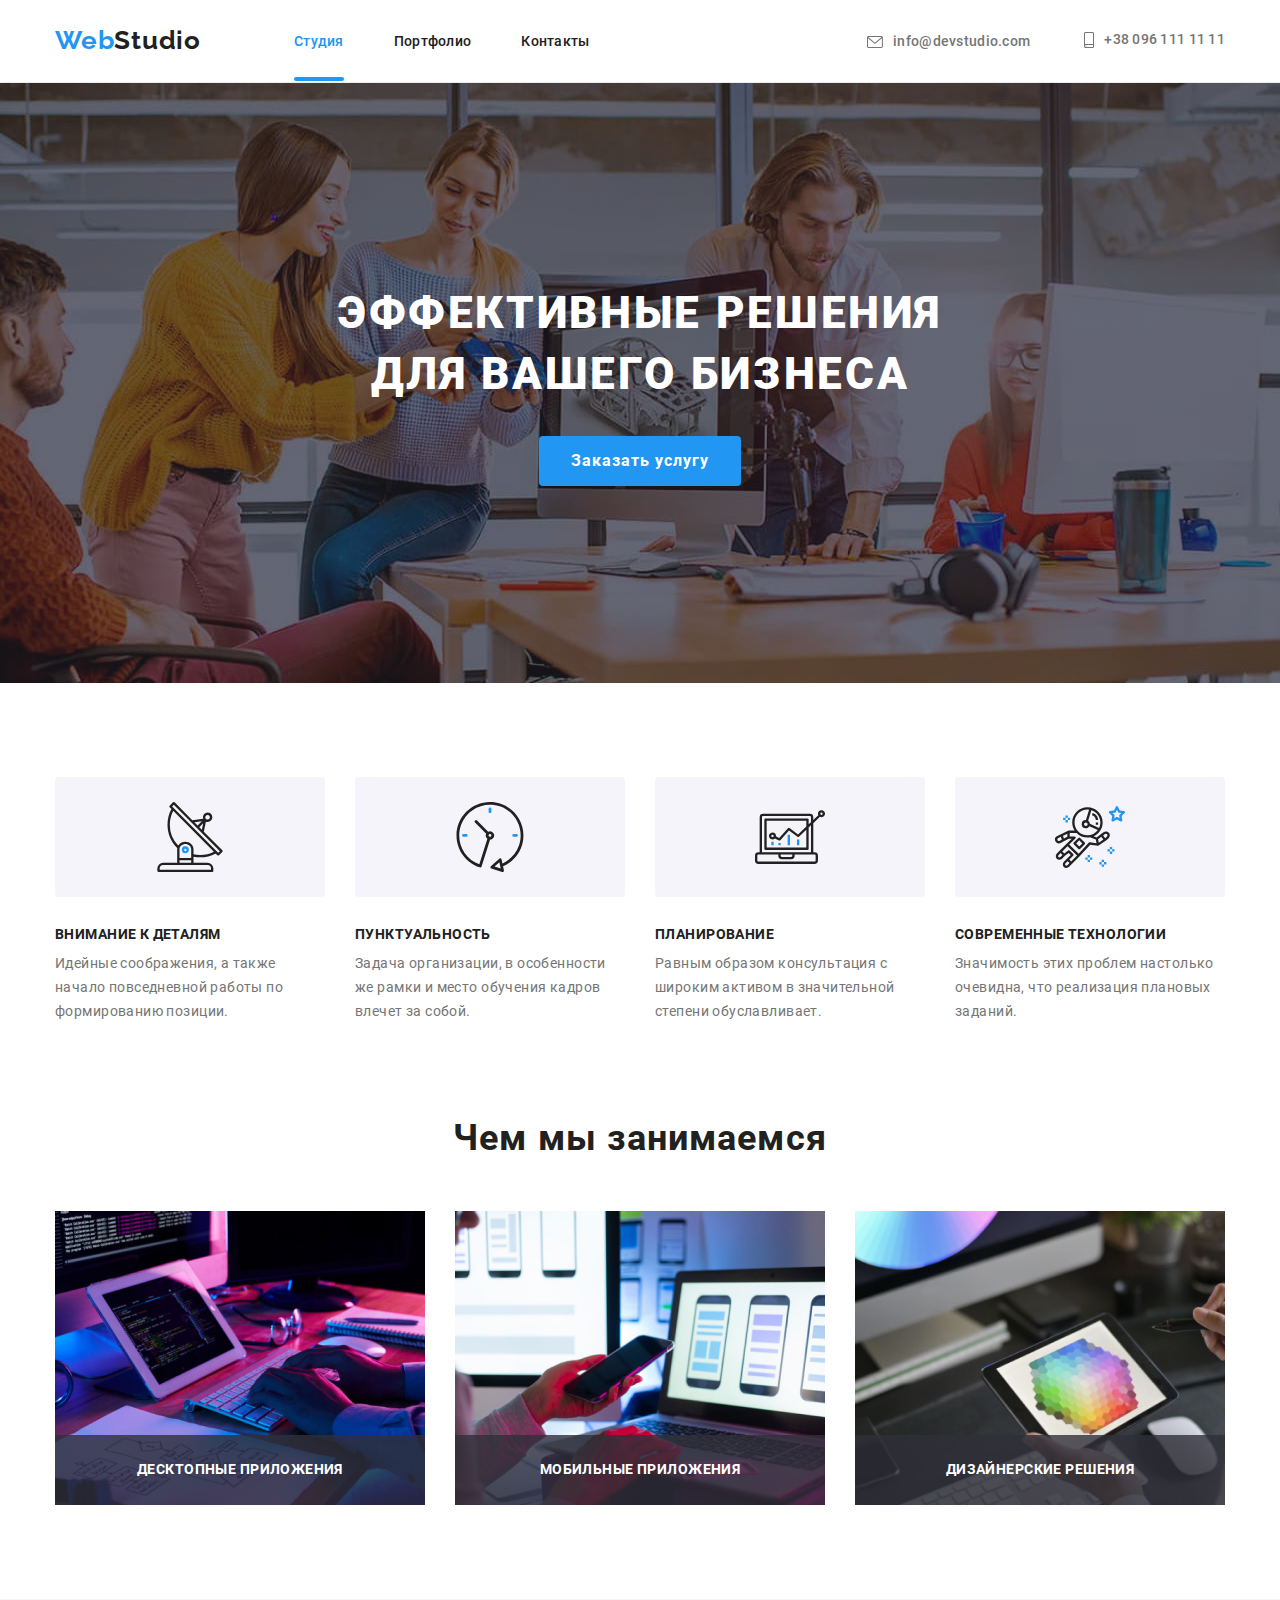
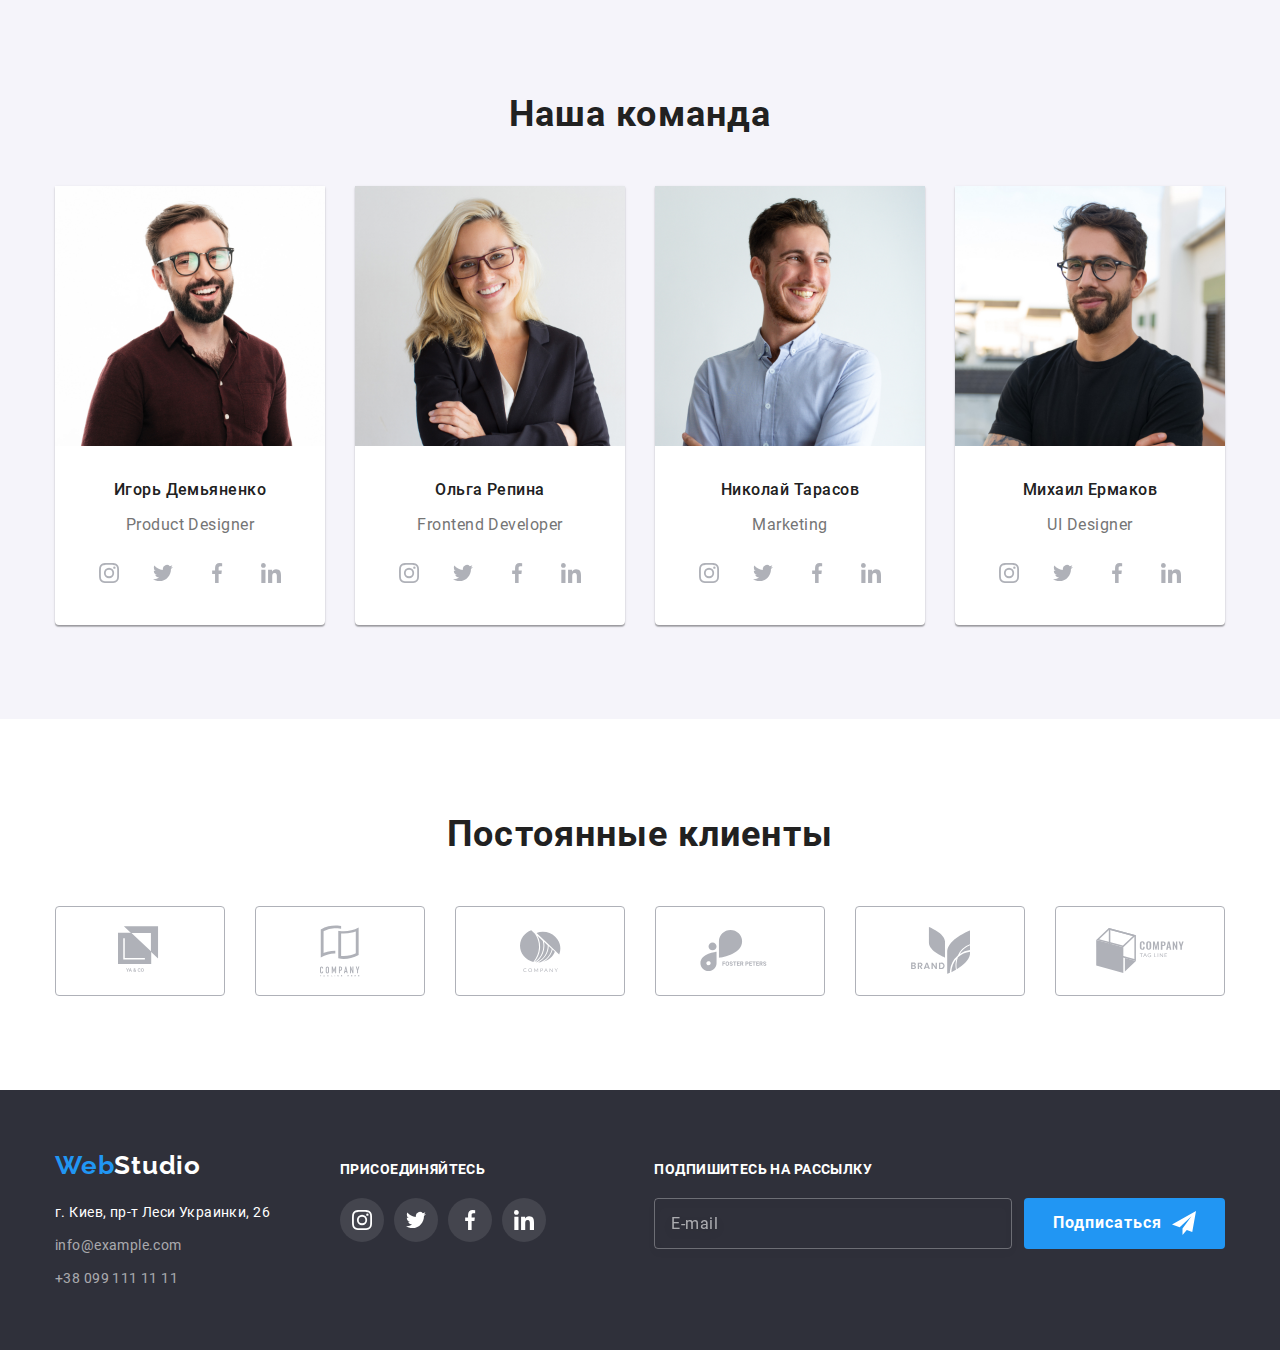
<file: index.html>
<!DOCTYPE html>
<html lang="ru">

<head>
    <meta charset="UTF-8">
    <meta name="viewport" content="width=device-width, initial-scale=1.0">
    <title lang="en">WebStudio</title>
    <link rel="stylesheet" href="./css/main.min.css">
</head>

<body>

    <!--site header-->
    <header class="header">
        <!-- main navigation-->
        <div class="container header__container">
            <nav class="navigation">
                <a lang="en" href="/" class="navigation__logo"><span class="part-web">Web</span>Studio</a>
                <ul class="navigation__menu list">
                    <li class="navigation__item">
                        <a href="./index.html" class="navigation__link navigation__link--current"
                            aria-current="page">Студия</a>
                    </li>
                    <li class="navigation__item">
                        <a href="./portfolio.html" class="navigation__link" aria-current="false">Портфолио</a>
                    </li>
                    <li class="navigation__item">
                        <a href="#" class="navigation__link" aria-current="false">Контакты</a>
                    </li>
                </ul>
            </nav>
            <ul class="contacts list">
                <li class="contacts__item">
                    <a href="mailto:info@devstudio.com" class="contacts__link">
                        <svg class="contacts__icon-envelope" width="16" height="12">
                            <use href="./images/symbol-defs.svg#icon-envelope"></use>
                        </svg>
                        info@devstudio.com
                    </a>
                </li>
                <li class="contacts__item">
                    <a href="tel:+380961111111" class="contacts__link">
                        <svg class="contacts__icon-phone" width="10" height="16">
                            <use href="./images/symbol-defs.svg#icon-smartphone"></use>
                        </svg>
                        +38 096 111 11 11
                    </a>
                </li>
            </ul>
        </div>
    </header>
    <main>

        <!--hero-->
        <section class="hero hero__overlay">
            <div class="container hero__container">
                <h1 class="hero__title">Эффективные решения для вашего бизнеса</h1>
                <button type="button" class="hero__button" data-modal-open>Заказать услугу</button>
            </div>
            <div class="backdrop backdrop__is-hidden" data-modal>
                <div class="modal">
                    <form name="signup-form">
                        <div class="form">
                            <p class="form__title">Оставьте свои данные, мы вам перезвоним</p>
                            <ul class="form__list list">
                                <li class="form__item">
                                    <label class="form__label">
                                        <span class="form__name">Имя</span>
                                        <div class="form__field">
                                            <input type="text" name="name" class="form__input">
                                            <div class="form__icon">
                                                <svg width="18" height="18">
                                                    <use xlink:href="./images/symbol-defs.svg#icon-person-black"></use>
                                                </svg>
                                            </div>
                                        </div>
                                    </label>
                                </li>
                                <li class="form__item">
                                    <label class="form__label">
                                        <span class="form__name">Телефон</span>
                                        <div class="form__field">
                                            <input type="tel" name="tel" class="form__input">
                                            <div class="form__icon">
                                                <svg width="18" height="18">
                                                    <use xlink:href="./images/symbol-defs.svg#icon-phone-black"></use>
                                                </svg>
                                            </div>
                                        </div>
                                    </label>
                                </li>
                                <li class="form__item">
                                    <label class="form__label">
                                        <span class="form__name">Почта</span>
                                        <div class="form__field">
                                            <input type="email" name="email" class="form__input">
                                            <div class="form__icon">
                                                <svg width="18" height="18">
                                                    <use xlink:href="./images/symbol-defs.svg#icon-email-black"></use>
                                                </svg>
                                            </div>
                                        </div>
                                    </label>
                                </li>
                                <li class="form__item">
                                    <label class="form__label">
                                        <span class="form__name">Комментарий</span>
                                        <textarea name="feedback" rows="5" class="form__input textarea"
                                            placeholder="Введите текст"></textarea>
                                    </label>
                                </li>
                            </ul>
                            <label class="agreement">
                                <input type="checkbox" name="checkbox" class="agreement__checkbox visually-hidden">
                                <span class="agreement__text">Соглашаюсь с рассылкой и принимаю <a
                                        class="agreement__conditions" href="#">Условия
                                        договора</a></span>
                                <span class="agreement__icon"></span>
                            </label>
                            <button type="submit" class="submit-button">Отправить</button>
                        </div>
                        <button class="form__close-button" data-modal-close type="button"><span
                                class="visually-hidden">закрыть</span>
                            <svg width="11" height="11">
                                <use xlink:href="./images/symbol-defs.svg#icon-cross"></use>
                            </svg>
                        </button>
                    </form>
                </div>
            </div>
        </section>

        <!--features-->
        <section class="section features">
            <div class="container">
                <h2 class="section__title visually-hidden">Приимущества</h2>
                <ul class="features__list list">
                    <li class="features__item">
                        <div class="features__icon">
                            <svg width="70" height="70">
                                <use href="./images/symbol-defs.svg#icon-radar"></use>
                            </svg>
                        </div>
                        <h3 class="features__title">Внимание к деталям</h3>
                        <p class="features__article">
                            Идейные соображения, а также начало повседневной работы по формированию позиции.
                        </p>
                    </li>
                    <li class="features__item">
                        <div class="features__icon">
                            <svg width="70" height="70">
                                <use href="./images/symbol-defs.svg#icon-watches"></use>
                            </svg>
                        </div>
                        <h3 class="features__title">Пунктуальность</h3>
                        <p class="features__article">
                            Задача организации, в особенности же рамки и место обучения кадров влечет за собой.
                        </p>
                    </li>
                    <li class="features__item">
                        <div class="features__icon">
                            <svg width="70" height="70">
                                <use href="./images/symbol-defs.svg#icon-diagram"></use>
                            </svg>
                        </div>
                        <h3 class="features__title">Планирование</h3>
                        <p class="features__article">
                            Равным образом консультация с широким активом в значительной степени обуславливает.
                        </p>
                    </li>
                    <li class="features__item">
                        <div class="features__icon">
                            <svg width="70" height="70">
                                <use href="./images/symbol-defs.svg#icon-astronaut"></use>
                            </svg>
                        </div>
                        <h3 class="features__title">Современные технологии</h3>
                        <p class="features__article">
                            Значимость этих проблем настолько очевидна, что реализация плановых заданий.
                        </p>
                    </li>
                </ul>
            </div>

        </section>

        <!--what do we do-->
        <section class="section">
            <div class="container">
                <h2 class="section__title">Чем мы занимаемся</h2>
                <ul class="service list">
                    <li class="service__item">
                        <div class="service__thumb">
                            <img class="service__image" src="./images/img1.jpg"
                                alt="Человек набирает код на компьютере и планшете" width="370">
                            <p class="service__description">Десктопные приложения</p>
                        </div>
                    </li>
                    <li class="service__item">
                        <div class="service__thumb">
                            <img class="service__image" src="./images/img2.jpg"
                                alt="человек работает за ноутбуком и держит в руке телефон" width="370">
                            <p class="service__description">Мобильные приложения</p>
                        </div>
                    </li>
                    <li class="service__item">
                        <div class="service__thumb">
                            <img class="service__image" src="./images/img3.jpg" alt="человек работает на планшете"
                                width="370">
                            <p class="service__description">Дизайнерские решения</p>
                        </div>
                    </li>
                </ul>
            </div>
        </section>

        <!--our team-->
        <section class="our-team section">
            <div class="container">
                <h2 class="section__title">Наша команда</h2>
                <ul class="our-team__portraits list">
                    <li class="our-team__card">
                        <img class="our-team__image" src="./images/Ihor.jpg" alt="фото сотрудника компании Игоря"
                            width="270">
                        <h3 class="our-team__title">Игорь Демьяненко</h3>
                        <p class="our-team__description">Product Designer</p>
                        <ul class="social-network list">
                            <li class="social-network__item">
                                <a href="#" class="social-network__icon">
                                    <svg width="20" height="20">
                                        <use href="./images/symbol-defs.svg#icon-instagram"></use>
                                    </svg>
                                </a>
                            </li>
                            <li class="social-network__item">
                                <a href="#" class="social-network__icon">
                                    <svg width="20" height="20">
                                        <use href="./images/symbol-defs.svg#icon-twitter"></use>
                                    </svg>
                                </a>
                            </li>
                            <li class="social-network__item">
                                <a href="#" class="social-network__icon">
                                    <svg width="20" height="20">
                                        <use href="./images/symbol-defs.svg#icon-facebook"></use>
                                    </svg>
                                </a>
                            </li>
                            <li class="social-network__item">
                                <a href="#" class="social-network__icon">
                                    <svg width="20" height="20">
                                        <use href="./images/symbol-defs.svg#icon-linkedin"></use>
                                    </svg>
                                </a>
                            </li>
                        </ul>
                    </li>
                    <li class="our-team__card">
                        <img class="our-team__image" src="./images/olha.jpg" alt="фото сотрудника компании Ольги"
                            width="270">
                        <h3 class="our-team__title">Ольга Репина</h3>
                        <p class="our-team__description">Frontend Developer</p>
                        <ul class="social-network list">
                            <li class="social-network__item">
                                <a href="" class="social-network__icon">
                                    <svg width="20" height="20">
                                        <use href="./images/symbol-defs.svg#icon-instagram"></use>
                                    </svg>
                                </a>
                            </li>
                            <li class="social-network__item">
                                <a href="" class="social-network__icon">
                                    <svg width="20" height="20">
                                        <use href="./images/symbol-defs.svg#icon-twitter"></use>
                                    </svg>
                                </a>
                            </li>
                            <li class="social-network__item">
                                <a href="" class="social-network__icon">
                                    <svg width="20" height="20">
                                        <use href="./images/symbol-defs.svg#icon-facebook"></use>
                                    </svg>
                                </a>
                            </li>
                            <li class="social-network__item">
                                <a href="" class="social-network__icon">
                                    <svg width="20" height="20">
                                        <use href="./images/symbol-defs.svg#icon-linkedin"></use>
                                    </svg>
                                </a>
                            </li>
                        </ul>
                    </li>
                    <li class="our-team__card">
                        <img class="our-team__image" src="./images/mykola.jpg" alt="фото сотрудника компании Николая"
                            width="270">
                        <h3 class="our-team__title">Николай Тарасов</h3>
                        <p class="our-team__description">Marketing</p>
                        <ul class="social-network list">
                            <li class="social-network__item">
                                <a href="" class="social-network__icon">
                                    <svg width="20" height="20">
                                        <use href="./images/symbol-defs.svg#icon-instagram"></use>
                                    </svg>
                                </a>
                            </li>
                            <li class="social-network__item">
                                <a href="" class="social-network__icon">
                                    <svg width="20" height="20">
                                        <use href="./images/symbol-defs.svg#icon-twitter"></use>
                                    </svg>
                                </a>
                            </li>
                            <li class="social-network__item">
                                <a href="" class="social-network__icon">
                                    <svg width="20" height="20">
                                        <use href="./images/symbol-defs.svg#icon-facebook"></use>
                                    </svg>
                                </a>
                            </li>
                            <li class="social-network__item">
                                <a href="" class="social-network__icon">
                                    <svg width="20" height="20">
                                        <use href="./images/symbol-defs.svg#icon-linkedin"></use>
                                    </svg>
                                </a>
                            </li>
                        </ul>
                    </li>
                    <li class="our-team__card">
                        <img class="our-team__image" src="./images/myhailo.jpg" alt="фото сотрудника компании Михаила"
                            width="270">
                        <h3 class="our-team__title">Михаил Ермаков</h3>
                        <p class="our-team__description">UI Designer</p>
                        <ul class="social-network list">
                            <li class="social-network__item">
                                <a href="" class="social-network__icon">
                                    <svg width="20" height="20">
                                        <use href="./images/symbol-defs.svg#icon-instagram"></use>
                                    </svg>
                                </a>
                            </li>
                            <li class="social-network__item">
                                <a href="" class="social-network__icon">
                                    <svg width="20" height="20">
                                        <use href="./images/symbol-defs.svg#icon-twitter"></use>
                                    </svg>
                                </a>
                            </li>
                            <li class="social-network__item">
                                <a href="" class="social-network__icon">
                                    <svg width="20" height="20">
                                        <use href="./images/symbol-defs.svg#icon-facebook"></use>
                                    </svg>
                                </a>
                            </li>
                            <li class="social-network__item">
                                <a href="" class="social-network__icon">
                                    <svg width="20" height="20">
                                        <use href="./images/symbol-defs.svg#icon-linkedin"></use>
                                    </svg>
                                </a>
                            </li>
                        </ul>
                    </li>
                </ul>
            </div>
        </section>

        <!--customers section-->
        <section class="section">
            <div class="container">
                <h2 class="section__title">Постоянные клиенты</h2>
                <ul class="customers list">
                    <li class="customers-item">
                        <a href="#" class="customers__icon">
                            <svg width="44.27" height="49.23">
                                <use href="./images/symbol-defs.svg#icon-logo-first"></use>
                            </svg>
                        </a>
                    </li>
                    <li class="customers-item">
                        <a href="#" class="customers__icon">
                            <svg width="40" height="52">
                                <use href="./images/symbol-defs.svg#icon-logo-second"></use>
                            </svg>
                        </a>
                    </li>
                    <li class="customers-item">
                        <a href="#" class="customers__icon">
                            <svg width="41" height="42.6">
                                <use href="./images/symbol-defs.svg#icon-logo-third"></use>
                            </svg>
                        </a>
                    </li>
                    <li class="customers-item">
                        <a href="#" class="customers__icon">
                            <svg width="79.66" height="42.02">
                                <use href="./images/symbol-defs.svg#icon-logo-fourth"></use>
                            </svg>
                        </a>
                    </li>
                    <li class="customers-item">
                        <a href="#" class="customers__icon">
                            <svg width="59" height="47">
                                <use href="./images/symbol-defs.svg#icon-logo-fifth"></use>
                            </svg>
                        </a>
                    </li>
                    <li class="customers-item">
                        <a href="#" class="customers__icon">
                            <svg width="88.48" height="45.44">
                                <use href="./images/symbol-defs.svg#icon-logo-sixth"></use>
                            </svg>
                        </a>
                    </li>
                </ul>
            </div>
        </section>
    </main>
    <!--footer-->
    <footer class="footer">
        <div class="container footer__banner">
            <div class="footer__address">
                <a lang="en" href="/" class="logo footer__logo"><span class="part-web">Web</span>Studio</a>
                <address class="footer__coordinates">
                    г. Киев, пр-т Леси Украинки, 26
                </address>
                <ul class="footer__contacts list">
                    <li class="footer__item"><a href="mailto:info@example.com" class="footer__link">info@example.com</a>
                    </li>
                    <li class="footer__item"><a href="tel:+380991111111" class="footer__link">+38 099 111 11 11</a></li>
                </ul>
            </div>
            <div class="social">
                <p class="social__title">присоединяйтесь</p>
                <ul class="solcial__list list">
                    <li class="solcial__item">
                        <a href="#" class="solcial__icon">
                            <svg width="20" height="20">
                                <use href="./images/symbol-defs.svg#icon-instagram"></use>
                            </svg>
                        </a>
                    </li>
                    <li class="solcial__item">
                        <a href="#" class="solcial__icon">
                            <svg width="20" height="20">
                                <use href="./images/symbol-defs.svg#icon-twitter"></use>
                            </svg>
                        </a>
                    </li>
                    <li class="solcial__item">
                        <a href="#" class="solcial__icon">
                            <svg width="20" height="20">
                                <use href="./images/symbol-defs.svg#icon-facebook"></use>
                            </svg>
                        </a>
                    </li>
                    <li class="solcial__item">
                        <a href="#" class="solcial__icon">
                            <svg width="20" height="20">
                                <use href="./images/symbol-defs.svg#icon-linkedin"></use>
                            </svg>
                        </a>
                    </li>
                </ul>
            </div>
            <form class="subscribe">
                <p class="subscribe__title">Подпишитесь на рассылку</p>
                <label class="subscribe__label">
                    <input type="email" name="email" class="subscribe__input" placeholder="E-mail">
                    <button type="submit" class="subscribe__button"><span class="subscribe__text">Подписаться</span>
                        <svg width="24" height="24">
                            <use xlink:href="./images/symbol-defs.svg#icon-icon-send"></use>
                        </svg>
                    </button>
                </label>
            </form>
        </div>
    </footer>
    <script src="./js/modal.js"></script>
</body>

</html>
</file>
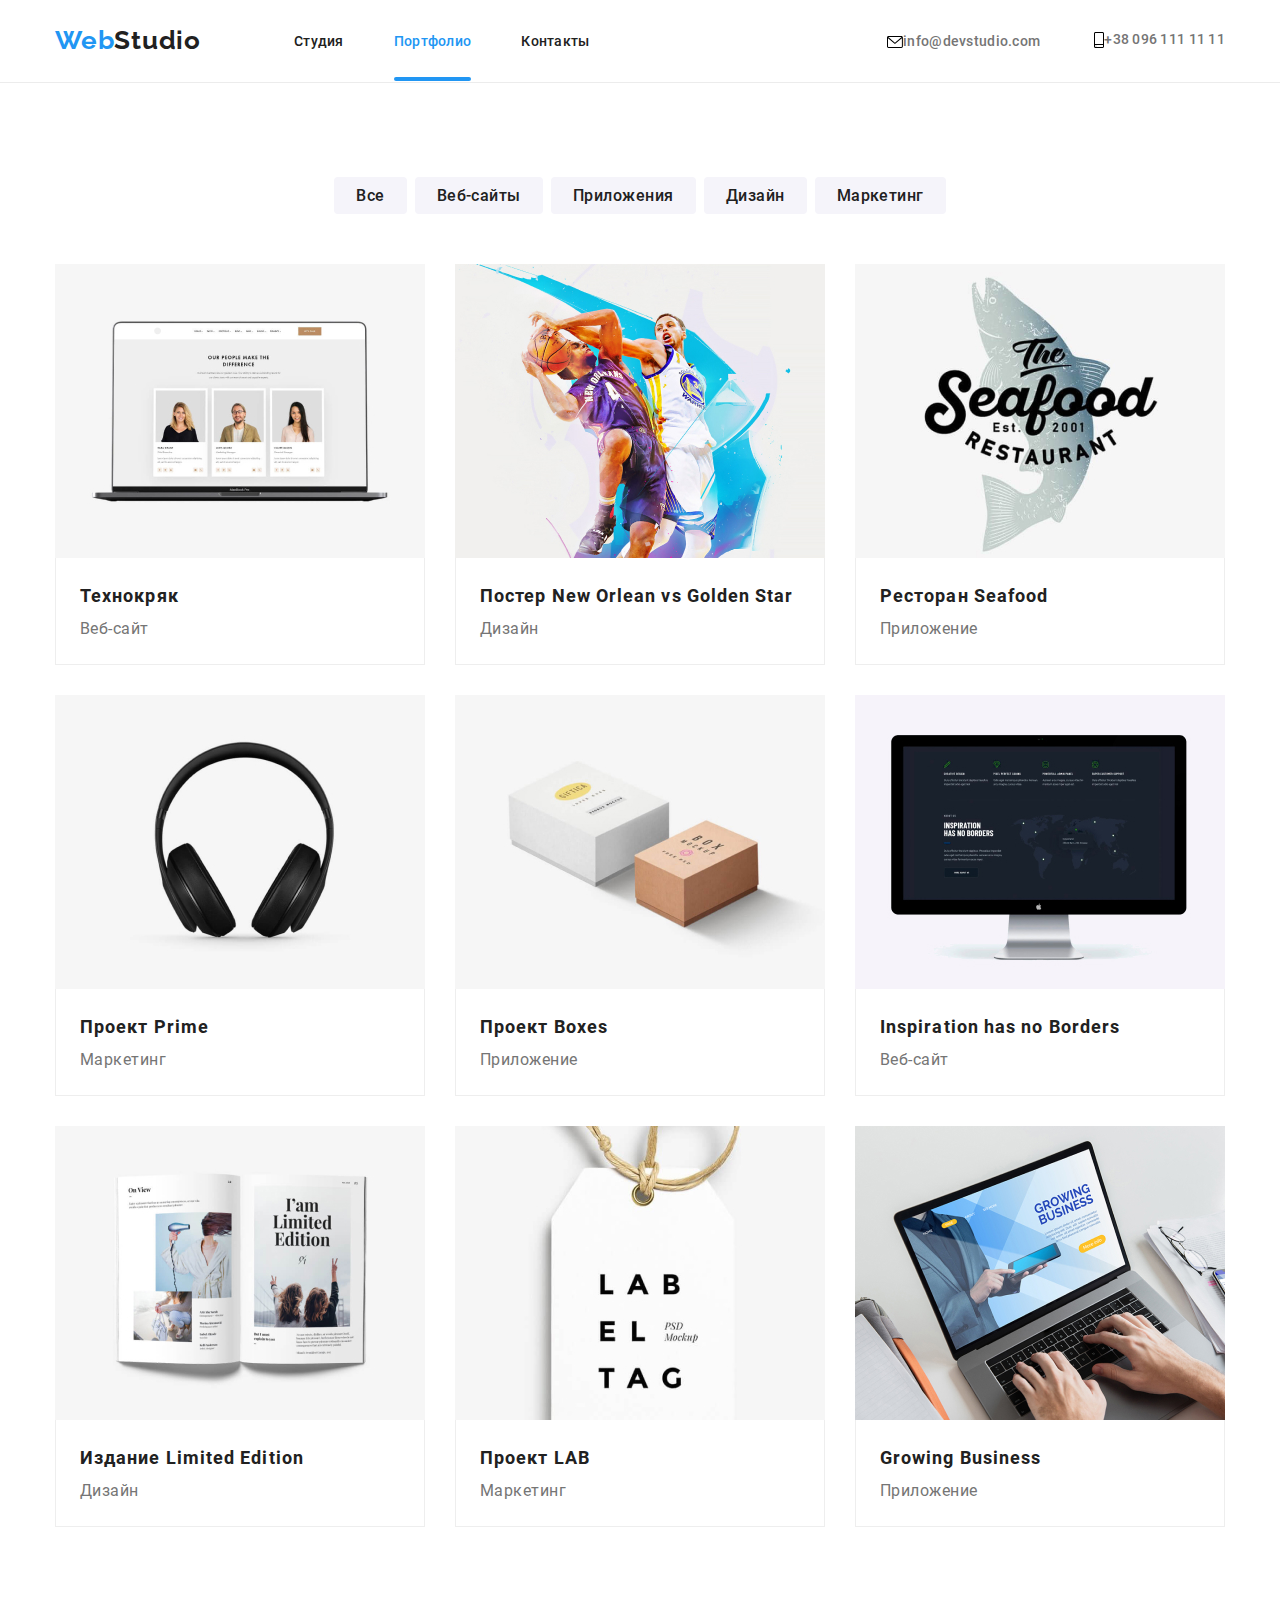
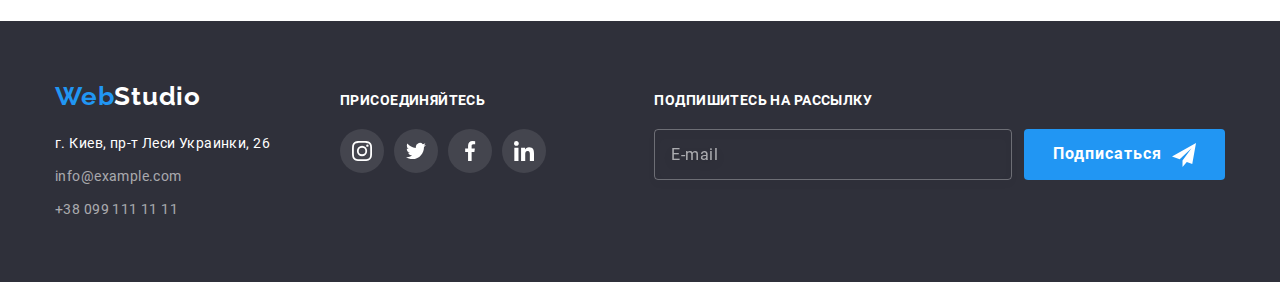
<file: portfolio.html>
<!DOCTYPE html>
<html lang="ru">

<head>

    <meta charset="UTF-8">
    <meta name="viewport" content="width=device-width, initial-scale=1.0">
    <title lang="en">WebStudio</title>
    <link rel="stylesheet" href="./css/main.min.css">
</head>

<body>

    <!--site header-->
    <header class="header">
        <!-- main navigation-->
        <div class="container header__container">
            <nav class="navigation">
                <a lang="en" href="/" class="navigation__logo"><span class="part-web">Web</span>Studio</a>
                <ul class="navigation__menu list">
                    <li class="navigation__item">
                        <a href="./index.html" class="navigation__link" aria-current="false">Студия</a>
                    </li>
                    <li class="navigation__item">
                        <a href="./portfolio.html" class="navigation__link navigation__link--current"
                            aria-current="page">Портфолио</a>
                    </li>
                    <li class="navigation__item">
                        <a href="#" class="navigation__link" aria-current="false">Контакты</a>
                    </li>
                </ul>
            </nav>
            <ul class="contacts list">
                <li class="contacts__item">
                    <a href="mailto:info@devstudio.com" class="contacts__link">
                        <svg class="contacts__icon--envelope" width="16" height="12">
                            <use href="./images/symbol-defs.svg#icon-envelope"></use>
                        </svg>
                        info@devstudio.com
                    </a>
                </li>
                <li class="contacts__item">
                    <a href="tel:+380961111111" class="contacts__link">
                        <svg class="contacts__icon--phone" width="10" height="16">
                            <use href="./images/symbol-defs.svg#icon-smartphone"></use>
                        </svg>
                        +38 096 111 11 11
                    </a>
                </li>
            </ul>
        </div>
    </header>
    <main>

        <!--filtres-->
        <section class="section">
            <div class="container">
                <h1 class="visually-hidden">Портфолио</h1>
                <ul class="filters list">
                    <li class="filters__item">
                        <button class="filters__button" type="button">Все</button>
                    </li>
                    <li class="filters__item">
                        <button class="filters__button" type="button">Веб-сайты</button>
                    </li>
                    <li class="filters__item">
                        <button class="filters__button" type="button">Приложения</button>
                    </li>
                    <li class="filters__item">
                        <button class="filters__button" type="button">Дизайн</button>
                    </li>
                    <li class="filters__item">
                        <button class="filters__button" type="button">Маркетинг</button>
                    </li>
                </ul>
            </div>

            <!--examples-->
            <div class="container">
                <h2 class="visually-hidden">Примеры работ</h2>
                <ul class="grid list">
                    <li class="grid__item">
                        <a class="example" href="#">
                            <div class="example__thumb">
                                <img class="example__image" src="./images/technocrack.jpg"
                                    alt="Макбук с примером Веб сайта">
                                <div class="swiper">
                                    <p class="swiper__description">Технокряк это современная площадка распространения
                                        коронавируса. Компании используют эту платформу для цифрового
                                        шпионажа и атак на защищённые сервера конкурентов.</p>
                                </div>
                            </div>
                            <div class="example__meta">
                                <h2 class="example__title">Технокряк</h2>
                                <p class="example__description">Веб-сайт</p>
                            </div>
                        </a>
                    </li>
                    <li class="grid__item">
                        <a class="example" href="#">
                            <div class="example__thumb">
                                <img class="example__image" src="./images/New-Orlean-vs-Golden-Star.jpg"
                                    alt="Два баскетболиста в борьбе за мяч">
                                <div class="swiper">
                                    <p class="swiper__description">Технокряк это современная площадка распространения
                                        коронавируса. Компании используют эту платформу для цифрового
                                        шпионажа и атак на защищённые сервера конкурентов.</p>
                                </div>
                            </div>
                            <div class="example__meta">
                                <h2 class="example__title">Постер New Orlean vs Golden Star</h2>
                                <p class="example__description">Дизайн</p>
                            </div>
                        </a>
                    </li>
                    <li class="grid__item">
                        <a class="example" href="#">
                            <div class="example__thumb">
                                <img class="example__image" src="./images/seafood-restaurant.jpg"
                                    alt="логотип ресторана">
                                <div class="swiper">
                                    <p class="swiper__description">Технокряк это современная площадка распространения
                                        коронавируса. Компании используют эту платформу для цифрового
                                        шпионажа и атак на защищённые сервера конкурентов.</p>
                                </div>
                            </div>
                            <div class="example__meta">
                                <h2 class="example__title">Ресторан Seafood</h2>
                                <p class="example__description">Приложение</p>
                            </div>
                        </a>
                    </li>
                    <li class="grid__item">
                        <a class="example" href="#">
                            <div class="example__thumb">
                                <img class="example__image" src="./images/prime-project.jpg" alt="Черные наушники">
                                <div class="swiper">
                                    <p class="swiper__description">Технокряк это современная площадка распространения
                                        коронавируса. Компании используют эту платформу для цифрового
                                        шпионажа и атак на защищённые сервера конкурентов.</p>
                                </div>
                            </div>
                            <div class="example__meta">
                                <h2 class="example__title">Проект Prime</h2>
                                <p class="example__description">Маркетинг</p>
                            </div>
                        </a>
                    </li>
                    <li class="grid__item">
                        <a class="example" href="#">
                            <div class="example__thumb">
                                <img class="example__image" src="./images/boxes-project.jpg"
                                    alt="Две коробки. Одна белая другая - коричневая">
                                <div class="swiper">
                                    <p class="swiper__description">Технокряк это современная площадка распространения
                                        коронавируса. Компании используют эту платформу для цифрового
                                        шпионажа и атак на защищённые сервера конкурентов.</p>
                                </div>
                            </div>
                            <div class="example__meta">
                                <h2 class="example__title">Проект Boxes</h2>
                                <p class="example__description">Приложение</p>
                            </div>
                        </a>
                    </li>
                    <li class="grid__item">
                        <a class="example" href="#">
                            <div class="example__thumb">
                                <img class="example__image" src="./images/inspiration.jpg"
                                    alt="Монитор с примером Веб сайта на нем">
                                <div class="swiper">
                                    <p class="swiper__description">Технокряк это современная площадка распространения
                                        коронавируса. Компании используют эту платформу для цифрового
                                        шпионажа и атак на защищённые сервера конкурентов.</p>
                                </div>
                            </div>
                            <div class="example__meta">
                                <h2 class="example__title">Inspiration has no Borders</h2>
                                <p class="example__description">Веб-сайт</p>
                            </div>
                        </a>
                    </li>
                    <li class="grid__item">
                        <a class="example" href="#">
                            <div class="example__thumb">
                                <img class="example__image" src="./images/limited-edition.jpg"
                                    alt="Статья в открытом журнале">
                                <div class="swiper">
                                    <p class="swiper__description">Технокряк это современная площадка распространения
                                        коронавируса. Компании используют эту платформу для цифрового
                                        шпионажа и атак на защищённые сервера конкурентов.</p>
                                </div>
                            </div>
                            <div class="example__meta">
                                <h2 class="example__title">Издание Limited Edition</h2>
                                <p class="example__description">Дизайн</p>
                            </div>
                        </a>
                    </li>
                    <li class="grid__item">
                        <a class="example" href="#">
                            <div class="example__thumb">
                                <img class="example__image" src="./images/lab-project.jpg" alt="Логотип на бирке">
                                <div class="swiper">
                                    <p class="swiper__description">Технокряк это современная площадка распространения
                                        коронавируса. Компании используют эту платформу для цифрового
                                        шпионажа и атак на защищённые сервера конкурентов.</p>
                                </div>
                            </div>
                            <div class="example__meta">
                                <h2 class="example__title">Проект LAB</h2>
                                <p class="example__description">Маркетинг</p>
                            </div>
                        </a>
                    </li>
                    <li class="grid__item">
                        <a class="example" href="#">
                            <div class="example__thumb">
                                <img class="example__image" src="./images/growin-business.jpg"
                                    alt="Человек работает за ноутбуком">
                                <div class="swiper">
                                    <p class="swiper__description">Технокряк это современная площадка распространения
                                        коронавируса. Компании используют эту платформу для цифрового
                                        шпионажа и атак на защищённые сервера конкурентов.</p>
                                </div>
                            </div>
                            <div class="example__meta">
                                <h2 class="example__title">Growing Business</h2>
                                <p class="example__description">Приложение</p>
                            </div>
                        </a>
                    </li>
                </ul>
            </div>
        </section>
    </main>

    <!--footer-->
    <footer class="footer">
        <div class="container footer__banner">
            <div class="footer__address">
                <a lang="en" href="/" class="logo footer__logo"><span class="part-web">Web</span>Studio</a>
                <address class="footer__coordinates">
                    г. Киев, пр-т Леси Украинки, 26
                </address>
                <ul class="footer__contacts list">
                    <li class="footer__item"><a href="mailto:info@example.com" class="footer__link">info@example.com</a>
                    </li>
                    <li class="footer__item"><a href="tel:+380991111111" class="footer__link">+38 099 111 11 11</a></li>
                </ul>
            </div>
            <div class="social">
                <p class="social__title">присоединяйтесь</p>
                <ul class="solcial__list list">
                    <li class="solcial__item">
                        <a href="#" class="solcial__icon">
                            <svg width="20" height="20">
                                <use href="./images/symbol-defs.svg#icon-instagram"></use>
                            </svg>
                        </a>
                    </li>
                    <li class="solcial__item">
                        <a href="#" class="solcial__icon">
                            <svg width="20" height="20">
                                <use href="./images/symbol-defs.svg#icon-twitter"></use>
                            </svg>
                        </a>
                    </li>
                    <li class="solcial__item">
                        <a href="#" class="solcial__icon">
                            <svg width="20" height="20">
                                <use href="./images/symbol-defs.svg#icon-facebook"></use>
                            </svg>
                        </a>
                    </li>
                    <li class="solcial__item">
                        <a href="#" class="solcial__icon">
                            <svg width="20" height="20">
                                <use href="./images/symbol-defs.svg#icon-linkedin"></use>
                            </svg>
                        </a>
                    </li>
                </ul>
            </div>
            <form class="subscribe">
                <p class="subscribe__title">Подпишитесь на рассылку</p>
                <label class="subscribe__label">
                    <input type="email" name="email" class="subscribe__input" placeholder="E-mail">
                    <button type="submit" class="subscribe__button"><span class="subscribe__text">Подписаться</span>
                        <svg width="24" height="24">
                            <use xlink:href="./images/symbol-defs.svg#icon-icon-send"></use>
                        </svg>
                    </button>
                </label>
            </form>
        </div>
    </footer>
</body>

</html>
</file>
<file: css/main.min.css>
/*! modern-normalize v1.0.0 | MIT License | https://github.com/sindresorhus/modern-normalize */*,*::before,*::after{-webkit-box-sizing:border-box;box-sizing:border-box}:root{-moz-tab-size:4;-o-tab-size:4;tab-size:4}html{line-height:1.15;-webkit-text-size-adjust:100%}body{margin:0}body{font-family:system-ui,-apple-system,"Segoe UI",Roboto,Helvetica,Arial,sans-serif,"Apple Color Emoji","Segoe UI Emoji"}hr{height:0;color:inherit}abbr[title]{-webkit-text-decoration:underline dotted;text-decoration:underline dotted}b,strong{font-weight:bolder}code,kbd,samp,pre{font-family:ui-monospace, SFMono-Regular, Consolas, "Liberation Mono", Menlo, monospace;font-size:1em}small{font-size:80%}sub,sup{font-size:75%;line-height:0;position:relative;vertical-align:baseline}sub{bottom:-0.25em}sup{top:-0.5em}table{text-indent:0;border-color:inherit}button,input,optgroup,select,textarea{font-family:inherit;font-size:100%;line-height:1.15;margin:0}button,select{text-transform:none}button,[type="button"],[type="reset"],[type="submit"]{-webkit-appearance:button}::-moz-focus-inner{border-style:none;padding:0}:-moz-focusring{outline:1px dotted ButtonText}:-moz-ui-invalid{box-shadow:none}legend{padding:0}progress{vertical-align:baseline}::-webkit-inner-spin-button,::-webkit-outer-spin-button{height:auto}[type="search"]{-webkit-appearance:textfield;outline-offset:-2px}::-webkit-search-decoration{-webkit-appearance:none}::-webkit-file-upload-button{-webkit-appearance:button;font:inherit}summary{display:list-item}@font-face{font-family:"Roboto";font-style:normal;font-weight:400;src:url("../fonts/roboto-v20-latin_cyrillic-regular.eot");src:local(""),url("../fonts/roboto-v20-latin_cyrillic-regular.eot?#iefix") format("embedded-opentype"),url("../fonts/roboto-v20-latin_cyrillic-regular.woff2") format("woff2"),url("../fonts/roboto-v20-latin_cyrillic-regular.woff") format("woff"),url("../fonts/roboto-v20-latin_cyrillic-regular.ttf") format("truetype"),url("../fonts/roboto-v20-latin_cyrillic-regular.svg#Roboto") format("svg")}@font-face{font-family:"Roboto";font-style:normal;font-weight:500;src:url("../fonts/roboto-v20-latin_cyrillic-500.eot");src:local(""),url("../fonts/roboto-v20-latin_cyrillic-500.eot?#iefix") format("embedded-opentype"),url("../fonts/roboto-v20-latin_cyrillic-500.woff2") format("woff2"),url("../fonts/roboto-v20-latin_cyrillic-500.woff") format("woff"),url("../fonts/roboto-v20-latin_cyrillic-500.ttf") format("truetype"),url("../fonts/roboto-v20-latin_cyrillic-500.svg#Roboto") format("svg")}@font-face{font-family:"Roboto";font-style:normal;font-weight:700;src:url("../fonts/roboto-v20-latin_cyrillic-700.eot");src:local(""),url("../fonts/roboto-v20-latin_cyrillic-700.eot?#iefix") format("embedded-opentype"),url("../fonts/roboto-v20-latin_cyrillic-700.woff2") format("woff2"),url("../fonts/roboto-v20-latin_cyrillic-700.woff") format("woff"),url("../fonts/roboto-v20-latin_cyrillic-700.ttf") format("truetype"),url("../fonts/roboto-v20-latin_cyrillic-700.svg#Roboto") format("svg")}@font-face{font-family:"Roboto";font-style:normal;font-weight:900;src:url("../fonts/roboto-v20-latin_cyrillic-900.eot");src:local(""),url("../fonts/roboto-v20-latin_cyrillic-900.eot?#iefix") format("embedded-opentype"),url("../fonts/roboto-v20-latin_cyrillic-900.woff2") format("woff2"),url("../fonts/roboto-v20-latin_cyrillic-900.woff") format("woff"),url("../fonts/roboto-v20-latin_cyrillic-900.ttf") format("truetype"),url("../fonts/roboto-v20-latin_cyrillic-900.svg#Roboto") format("svg")}@font-face{font-family:"Raleway";font-style:normal;font-weight:400;src:url("../fonts/raleway-v18-latin_cyrillic-regular.eot");src:local(""),url("../fonts/raleway-v18-latin_cyrillic-regular.eot?#iefix") format("embedded-opentype"),url("../fonts/raleway-v18-latin_cyrillic-regular.woff2") format("woff2"),url("../fonts/raleway-v18-latin_cyrillic-regular.woff") format("woff"),url("../fonts/raleway-v18-latin_cyrillic-regular.ttf") format("truetype"),url("../fonts/raleway-v18-latin_cyrillic-regular.svg#Raleway") format("svg")}@font-face{font-family:"Raleway";font-style:normal;font-weight:700;src:url("../fonts/raleway-v18-latin_cyrillic-700.eot");src:local(""),url("../fonts/raleway-v18-latin_cyrillic-700.eot?#iefix") format("embedded-opentype"),url("../fonts/raleway-v18-latin_cyrillic-700.woff2") format("woff2"),url("../fonts/raleway-v18-latin_cyrillic-700.woff") format("woff"),url("../fonts/raleway-v18-latin_cyrillic-700.ttf") format("truetype"),url("../fonts/raleway-v18-latin_cyrillic-700.svg#Raleway") format("svg")}body{background-color:#fff;font-family:Roboto,sans-serif;font-style:normal}h1,h2,h3,h4,h5,h6{color:#212121;margin-top:0px;margin-bottom:0px}ul{-webkit-padding-start:0px;padding-inline-start:0px}.list{list-style:none;-webkit-padding-start:0px;padding-inline-start:0px;margin-top:0px;margin-bottom:0px}.visually-hidden{position:absolute;clip:rect(0 0 0 0);width:1px;height:1px;margin:-1px}.container{width:1200px;padding-left:15px;padding-right:15px;margin-left:auto;margin-right:auto}.section{padding-top:94px;padding-bottom:94px}.section__title{font-weight:700;font-size:36px;line-height:1.2;text-align:center;letter-spacing:0.03em;margin-bottom:50px}.logo{color:#212121;text-decoration:none;font-family:Raleway,sans-serif;font-weight:700;font-size:26px;line-height:1.2;letter-spacing:0.03em;display:block;margin-right:93px;padding-top:24px;padding-bottom:25px}.part-web{color:#2196f3}.header{background-color:#fff;border-bottom:1px solid #ececec}.header__container{display:-webkit-box;display:-ms-flexbox;display:flex;-webkit-box-align:center;-ms-flex-align:center;align-items:center}.navigation{display:-webkit-box;display:-ms-flexbox;display:flex}.navigation__logo{color:#212121;text-decoration:none;font-family:Raleway,sans-serif;font-weight:700;font-size:26px;line-height:1.2;letter-spacing:0.03em;display:block;margin-right:93px;padding-top:24px;padding-bottom:25px}.navigation__menu{display:-webkit-box;display:-ms-flexbox;display:flex;-webkit-box-align:center;-ms-flex-align:center;align-items:center}.navigation__item:not(:last-child){margin-right:50px}.navigation__link{color:#212121;text-decoration:none;font-weight:500;font-size:14px;line-height:1.1;letter-spacing:0.02em;padding-top:32px;padding-bottom:32px;-webkit-box-align:center;-ms-flex-align:center;align-items:center;position:relative}.navigation__link:active,.navigation__link:hover,.navigation__link:focus{fill:#2196f3}.navigation__link--current{color:#2196f3}.navigation__link--current::after{content:"";display:block;width:100%;height:4px;border-radius:4px;background-color:#2196f3;position:absolute;left:0;bottom:0}.contacts{margin-left:auto}.contacts__item{display:-webkit-inline-box;display:-ms-inline-flexbox;display:inline-flex;-webkit-box-align:center;-ms-flex-align:center;align-items:center;-webkit-box-pack:center;-ms-flex-pack:center;justify-content:center}.contacts__item:not(:last-child){margin-right:50px}.contacts__link{color:#757575;text-decoration:none;font-weight:500;font-size:14px;line-height:1.1;letter-spacing:0.02em;display:-webkit-box;display:-ms-flexbox;display:flex;padding-top:32px;padding-bottom:32px;-webkit-box-align:center;-ms-flex-align:center;align-items:center;-webkit-transition:color 250ms cubic-bezier(0.4, 0, 0.2, 1);transition:color 250ms cubic-bezier(0.4, 0, 0.2, 1)}.contacts__link:focus,.contacts__link:hover{color:#2196f3}.contacts__icon-envelope{padding:0;border:none;margin-right:10px;fill:currentColor;-webkit-box-pack:center;-ms-flex-pack:center;justify-content:center;-webkit-box-align:center;-ms-flex-align:center;align-items:center}.contacts__icon-phone{padding:0;border:none;margin-right:10px;fill:currentColor;-webkit-box-pack:center;-ms-flex-pack:center;justify-content:center;-webkit-box-align:center;-ms-flex-align:center;align-items:center}.hero{background-color:#c4c4c4}.hero__overlay{max-width:1600px;height:600px;margin-right:auto;margin-left:auto;background-image:-webkit-gradient(linear, left top, right top, from(rgba(47,48,58,0.4)), to(rgba(47,48,58,0.4))),url(../images/hero-image.jpg);background-image:linear-gradient(to right, rgba(47,48,58,0.4), rgba(47,48,58,0.4)),url(../images/hero-image.jpg);background-repeat:no-repeat;background-position:center;background-size:cover}.hero__container{padding-top:200px}.hero__title{color:#fff;font-weight:900;font-size:44px;line-height:1.4;text-align:center;letter-spacing:0.06em;text-transform:uppercase;margin-left:auto;margin-right:auto;margin-bottom:30px;max-width:696px}.hero__button{background-color:#2196f3;color:#fff;font-family:inherit;font-style:inherit;font-weight:700;font-size:16px;line-height:1.9;-webkit-box-align:center;-ms-flex-align:center;align-items:center;text-align:center;letter-spacing:0.06em;border-style:unset;border-radius:4px;padding:10px 32px;display:block;cursor:pointer;margin:auto}.backdrop{position:fixed;left:0px;top:0px;width:100%;height:100%;background:rgba(0,0,0,0.2);z-index:2;opacity:1;-webkit-transition:opacity 250ms cubic-bezier(0.4, 0, 0.2, 1);transition:opacity 250ms cubic-bezier(0.4, 0, 0.2, 1)}.backdrop__is-hidden{opacity:0;pointer-events:none}.backdrop__is-hidden .modal{-webkit-transform:translate(-50%, -50%) scale(0.9);transform:translate(-50%, -50%) scale(0.9)}.modal{position:absolute;left:50%;top:50%;-webkit-transform:translate(-50%, -50%) scale(1);transform:translate(-50%, -50%) scale(1);-webkit-transition:-webkit-transform 250ms cubic-bezier(0.4, 0, 0.2, 1);transition:-webkit-transform 250ms cubic-bezier(0.4, 0, 0.2, 1);transition:transform 250ms cubic-bezier(0.4, 0, 0.2, 1);transition:transform 250ms cubic-bezier(0.4, 0, 0.2, 1), -webkit-transform 250ms cubic-bezier(0.4, 0, 0.2, 1);min-width:528px;min-height:581px;background:#fff;-webkit-box-shadow:0px 1px 3px rgba(0,0,0,0.12),0px 1px 1px rgba(0,0,0,0.14),0px 2px 1px rgba(0,0,0,0.2);box-shadow:0px 1px 3px rgba(0,0,0,0.12),0px 1px 1px rgba(0,0,0,0.14),0px 2px 1px rgba(0,0,0,0.2);border-radius:4px}.form{padding:40px}.form__title{margin-top:0;margin-bottom:12px;display:-webkit-box;display:-ms-flexbox;display:flex;-webkit-box-pack:center;-ms-flex-pack:center;justify-content:center;font-family:inherit;font-weight:700;font-size:20px;line-height:1.15;text-align:center;letter-spacing:0.03em;color:#212121}.form__item{margin-bottom:10px}.form__item:last-child{margin-bottom:20px}.form__label{position:relative;display:-webkit-box;display:-ms-flexbox;display:flex;-webkit-box-orient:vertical;-webkit-box-direction:normal;-ms-flex-direction:column;flex-direction:column}.form__label:focus-within .form__icon,.form__label:hover .form__icon{fill:#2196f3}.form__name{display:-webkit-box;display:-ms-flexbox;display:flex;margin-bottom:4px;color:#757575;font-family:inherit;font-style:normal;font-weight:normal;font-size:12px;line-height:14px;letter-spacing:0.01em}.form__field{position:relative;display:-webkit-box;display:-ms-flexbox;display:flex}.form__input{margin:0;padding:10px 41px;border:1px solid rgba(33,33,33,0.2);border-radius:4px;-webkit-transition:border 250ms cubic-bezier(0.4, 0, 0.2, 1);transition:border 250ms cubic-bezier(0.4, 0, 0.2, 1);width:100%}.form__input:focus,.form__input:hover{border:1px solid #2196f3;outline:transparent}.form__input::-webkit-input-placeholder{font-family:inherit;font-weight:400;font-size:14px;line-height:1.14;letter-spacing:0.01em;color:rgba(117,117,117,0.5)}.form__input:-ms-input-placeholder{font-family:inherit;font-weight:400;font-size:14px;line-height:1.14;letter-spacing:0.01em;color:rgba(117,117,117,0.5)}.form__input::-ms-input-placeholder{font-family:inherit;font-weight:400;font-size:14px;line-height:1.14;letter-spacing:0.01em;color:rgba(117,117,117,0.5)}.form__input::placeholder{font-family:inherit;font-weight:400;font-size:14px;line-height:1.14;letter-spacing:0.01em;color:rgba(117,117,117,0.5)}.form__icon{position:absolute;left:12px;bottom:50%;-webkit-transform:translateY(50%);transform:translateY(50%);-webkit-transition:fill 250ms cubic-bezier(0.4, 0, 0.2, 1);transition:fill 250ms cubic-bezier(0.4, 0, 0.2, 1);display:-webkit-box;display:-ms-flexbox;display:flex}.textarea{resize:none;padding:12px 16px}.agreement{display:-webkit-box;display:-ms-flexbox;display:flex;-webkit-box-align:center;-ms-flex-align:center;align-items:center;-webkit-box-orient:horizontal;-webkit-box-direction:reverse;-ms-flex-direction:row-reverse;flex-direction:row-reverse;-webkit-box-pack:center;-ms-flex-pack:center;justify-content:center;margin-bottom:30px}.agreement__checkbox{position:absolute}.agreement__checkbox:checked ~ .agreement__icon{border-color:transparent;background-color:#2196f3;background-image:url(../images/icon-check.svg);background-size:contain;background-origin:border-box}.agreement__text{display:-webkit-box;display:-ms-flexbox;display:flex;color:#757575;font-family:inherit;font-style:normal;font-weight:normal;font-size:14px;line-height:1.7;letter-spacing:0.03em}.agreement__conditions{color:#2196f3}.agreement__icon{display:-webkit-box;display:-ms-flexbox;display:flex;width:16px;height:15px;margin-right:7px;border:2px solid #212121;border-radius:2px}.submit-button{background-color:#2196f3;color:#fff;font-family:inherit;font-style:inherit;font-weight:700;font-size:16px;line-height:1.9;-webkit-box-align:center;-ms-flex-align:center;align-items:center;text-align:center;letter-spacing:0.06em;border-style:unset;border-radius:4px;padding:10px 55px;display:block;cursor:pointer;margin:auto;-webkit-box-shadow:0px 4px 4px rgba(0,0,0,0.15);box-shadow:0px 4px 4px rgba(0,0,0,0.15)}.form__close-button{position:absolute;right:8px;top:8px;border:1px solid rgba(0,0,0,0.1);border-radius:50%;width:30px;height:30px;background-color:#fff;-webkit-transition:fill 250ms cubic-bezier(0.4, 0, 0.2, 1);transition:fill 250ms cubic-bezier(0.4, 0, 0.2, 1);display:block;cursor:pointer}.form__close-button:active,.form__close-button:hover,.form__close-button:focus{fill:#2196f3}.features{padding-bottom:0}.features__list{display:-webkit-box;display:-ms-flexbox;display:flex;-webkit-box-pack:center;-ms-flex-pack:center;justify-content:center}.features__item:not(:last-child){margin-right:30px}.features__icon{padding:0;border:none;width:270px;height:120px;background-position:center;background-color:#f5f4fa;border-radius:4px;margin-bottom:30px;display:-webkit-box;display:-ms-flexbox;display:flex;-webkit-box-pack:center;-ms-flex-pack:center;justify-content:center;-webkit-box-align:center;-ms-flex-align:center;align-items:center}.features__title{font-weight:700;font-size:14px;line-height:1.1;letter-spacing:0.03em;text-transform:uppercase;margin-bottom:10px}.features__article{font-weight:400;font-size:14px;line-height:1.7;letter-spacing:0.03em;color:#757575;margin-top:0px;margin-bottom:0px}.service{display:-webkit-box;display:-ms-flexbox;display:flex;-webkit-box-pack:center;-ms-flex-pack:center;justify-content:center}.service__item:not(:last-child){margin-right:30px}.service__thumb{position:relative}.service__image{display:block}.service__description{position:absolute;bottom:0;left:0;background:rgba(47,48,58,0.8);margin-top:0;margin-bottom:0;padding-top:27px;padding-bottom:27px;width:100%;font-weight:700;font-size:14px;line-height:1.14;text-align:center;letter-spacing:0.03em;text-transform:uppercase;color:#fff}.our-team{background-color:#f5f4fa}.our-team__portraits{display:-webkit-box;display:-ms-flexbox;display:flex;-webkit-box-align:center;-ms-flex-align:center;align-items:center}.our-team__card{background:#fff;-webkit-box-shadow:0px 1px 3px rgba(0,0,0,0.12),0px 1px 1px rgba(0,0,0,0.14),0px 2px 1px rgba(0,0,0,0.2);box-shadow:0px 1px 3px rgba(0,0,0,0.12),0px 1px 1px rgba(0,0,0,0.14),0px 2px 1px rgba(0,0,0,0.2);border-radius:0px 0px 4px 4px}.our-team__card:not(:last-child){margin-right:30px}.our-team__image{margin-bottom:30px}.our-team__title{color:#212121;font-family:inherit;font-style:inherit;font-weight:500;font-size:16px;line-height:1.2;text-align:center;letter-spacing:0.03em;margin-bottom:10px}.our-team__description{color:#757575;font-family:inherit;font-style:inherit;font-size:16px;line-height:1.2;text-align:center;letter-spacing:0.03em;font-weight:400}.social-network{display:-webkit-box;display:-ms-flexbox;display:flex;-webkit-box-pack:center;-ms-flex-pack:center;justify-content:center;padding-bottom:30px}.social-network__item:not(:last-child){margin-right:10px}.social-network__icon{padding:0;border:none;width:44px;height:44px;fill:#afb1b8;background-position:center;background-color:#fff;border-radius:50%;display:-webkit-box;display:-ms-flexbox;display:flex;-webkit-box-pack:center;-ms-flex-pack:center;justify-content:center;-webkit-box-align:center;-ms-flex-align:center;align-items:center;-webkit-transition:background-color 250ms cubic-bezier(0.4, 0, 0.2, 1),fill 250ms cubic-bezier(0.4, 0, 0.2, 1);transition:background-color 250ms cubic-bezier(0.4, 0, 0.2, 1),fill 250ms cubic-bezier(0.4, 0, 0.2, 1)}.social-network__icon:hover,.social-network__icon:focus{fill:#fff;background-color:#2196f3}.customers{display:-webkit-box;display:-ms-flexbox;display:flex}.customers-item:not(:last-child){margin-right:30px}.customers__icon{padding:0;border:1px solid #afb1b8;width:170px;height:90px;fill:#afb1b8;background-position:center;background-color:#fff;border-radius:4px;display:-webkit-box;display:-ms-flexbox;display:flex;-webkit-box-pack:center;-ms-flex-pack:center;justify-content:center;-webkit-box-align:center;-ms-flex-align:center;align-items:center;-webkit-transition:border 250ms cubic-bezier(0.4, 0, 0.2, 1),fill 250ms cubic-bezier(0.4, 0, 0.2, 1);transition:border 250ms cubic-bezier(0.4, 0, 0.2, 1),fill 250ms cubic-bezier(0.4, 0, 0.2, 1)}.customers__icon:hover,.customers__icon:focus{fill:#2196f3;border:1px solid #2196f3}.filters{display:-webkit-box;display:-ms-flexbox;display:flex;-webkit-box-pack:center;-ms-flex-pack:center;justify-content:center;margin-bottom:50px}.filters__item:not(:last-child){margin-right:8px}.filters__button{color:#212121;background:#f5f4fa;font-family:inherit;font-style:inherit;font-weight:500;font-size:16px;line-height:1.6;text-align:center;letter-spacing:0.03em;border-style:unset;border-radius:4px;padding:6px 22px;display:block;margin:auto;cursor:pointer;-webkit-transition:background-color 250ms cubic-bezier(0.4, 0, 0.2, 1),color 250ms cubic-bezier(0.4, 0, 0.2, 1),-webkit-box-shadow 250ms cubic-bezier(0.4, 0, 0.2, 1);transition:background-color 250ms cubic-bezier(0.4, 0, 0.2, 1),color 250ms cubic-bezier(0.4, 0, 0.2, 1),-webkit-box-shadow 250ms cubic-bezier(0.4, 0, 0.2, 1);transition:background-color 250ms cubic-bezier(0.4, 0, 0.2, 1),color 250ms cubic-bezier(0.4, 0, 0.2, 1),box-shadow 250ms cubic-bezier(0.4, 0, 0.2, 1);transition:background-color 250ms cubic-bezier(0.4, 0, 0.2, 1),color 250ms cubic-bezier(0.4, 0, 0.2, 1),box-shadow 250ms cubic-bezier(0.4, 0, 0.2, 1),-webkit-box-shadow 250ms cubic-bezier(0.4, 0, 0.2, 1)}.filters__button:focus,.filters__button:hover{color:#fff;background-color:#2196f3;-webkit-box-shadow:0px 3px 1px rgba(0,0,0,0.1),0px 1px 2px rgba(0,0,0,0.08),0px 2px 2px rgba(0,0,0,0.12);box-shadow:0px 3px 1px rgba(0,0,0,0.1),0px 1px 2px rgba(0,0,0,0.08),0px 2px 2px rgba(0,0,0,0.12)}.grid{display:-webkit-box;display:-ms-flexbox;display:flex;-ms-flex-wrap:wrap;flex-wrap:wrap;margin:0}.grid__item{width:370px;background:#fff}.grid__item:not(:nth-child(3n)){margin-right:30px}.grid__item:not(:nth-last-child(-n+3)){margin-bottom:30px}.example{text-decoration:none;display:block;-webkit-transition:-webkit-box-shadow 250ms cubic-bezier(0.4, 0, 0.2, 1);transition:-webkit-box-shadow 250ms cubic-bezier(0.4, 0, 0.2, 1);transition:box-shadow 250ms cubic-bezier(0.4, 0, 0.2, 1);transition:box-shadow 250ms cubic-bezier(0.4, 0, 0.2, 1), -webkit-box-shadow 250ms cubic-bezier(0.4, 0, 0.2, 1)}.example:hover .swiper,.example:focus .swiper{-webkit-transform:translateY(0);transform:translateY(0)}.example:hover,.example:focus{-webkit-box-shadow:0px 1px 1px rgba(0,0,0,0.12),0px 4px 4px rgba(0,0,0,0.06),1px 4px 6px rgba(0,0,0,0.16);box-shadow:0px 1px 1px rgba(0,0,0,0.12),0px 4px 4px rgba(0,0,0,0.06),1px 4px 6px rgba(0,0,0,0.16)}.example__thumb{position:relative;overflow:hidden}.example__image{display:block}.swiper{position:absolute;background-color:rgba(33,150,243,0.9);left:0;top:0;width:100%;height:100%;-webkit-transform:translateY(100%);transform:translateY(100%);-webkit-transition:-webkit-transform 250ms cubic-bezier(0.4, 0, 0.2, 1);transition:-webkit-transform 250ms cubic-bezier(0.4, 0, 0.2, 1);transition:transform 250ms cubic-bezier(0.4, 0, 0.2, 1);transition:transform 250ms cubic-bezier(0.4, 0, 0.2, 1), -webkit-transform 250ms cubic-bezier(0.4, 0, 0.2, 1)}.swiper__description{position:absolute;left:0;top:0;margin-top:0;margin-bottom:0;padding:63px 24px;font-weight:400;font-size:18px;line-height:1.56;letter-spacing:0.03em;color:#fff}.example__meta{padding:20px 24px;border:1px solid #eeeeee;border-top:none}.example__title{font-weight:700;font-size:18px;line-height:2;letter-spacing:0.06em}.example__description{font-style:normal;font-weight:normal;font-size:16px;line-height:1.87;letter-spacing:0.03em;color:#757575;margin:0}.footer{background-color:#2f303a;padding-top:60px;padding-bottom:60px}.footer__banner{display:-webkit-box;display:-ms-flexbox;display:flex;-webkit-box-align:baseline;-ms-flex-align:baseline;align-items:baseline}.footer__address{margin-right:70px}.footer__logo{color:#fff;margin-bottom:20px;margin-right:0;padding:0}.footer__coordinates{color:#fff;font-weight:400;font-size:14px;line-height:1.7;letter-spacing:0.03em;font-style:inherit;margin-bottom:9px}.footer__item:not(:last-child){margin-bottom:9px}.footer__link{color:rgba(255,255,255,0.6);text-decoration:none;font-weight:400;font-size:14px;line-height:1.7;letter-spacing:0.03em}.social__title{font-weight:700;font-size:14px;line-height:1.14;letter-spacing:0.03em;text-transform:uppercase;color:#fff;margin-top:0;margin-bottom:20px}.solcial__list{display:-webkit-box;display:-ms-flexbox;display:flex;-webkit-box-pack:center;-ms-flex-pack:center;justify-content:center;padding-bottom:30px}.solcial__item:not(:last-child){margin-right:10px}.solcial__icon{padding:0;border:none;width:44px;height:44px;fill:#fff;background-position:center;background-color:rgba(255,255,255,0.1);border-radius:50%;display:-webkit-box;display:-ms-flexbox;display:flex;-webkit-box-pack:center;-ms-flex-pack:center;justify-content:center;-webkit-box-align:center;-ms-flex-align:center;align-items:center;-webkit-transition:background-color 250ms cubic-bezier(0.4, 0, 0.2, 1),fill 250ms cubic-bezier(0.4, 0, 0.2, 1);transition:background-color 250ms cubic-bezier(0.4, 0, 0.2, 1),fill 250ms cubic-bezier(0.4, 0, 0.2, 1)}.solcial__icon:hover,.solcial__icon:focus{fill:#fff;background-color:#2196f3}.subscribe{margin-left:auto}.subscribe__title{margin-top:0;margin-bottom:20px;width:100%;font-family:inherit;font-weight:700;font-size:14px;line-height:1.14;letter-spacing:0.03em;text-transform:uppercase;color:#fff;display:block}.subscribe__label{display:-webkit-box;display:-ms-flexbox;display:flex}.subscribe__input{display:-webkit-box;display:-ms-flexbox;display:flex;margin:0;margin-right:12px;padding:15px 16px;width:358px;border:1px solid rgba(255,255,255,0.3);-webkit-filter:drop-shadow(0px 4px 4px rgba(0,0,0,0.15));filter:drop-shadow(0px 4px 4px rgba(0,0,0,0.15));border-radius:4px;background-color:transparent;font-family:inherit;font-weight:400;font-size:16px;line-height:1.2;letter-spacing:0.03em;color:rgba(255,255,255,0.6)}.subscribe__input::-webkit-input-placeholder{font-family:inherit;font-weight:400;font-size:16px;line-height:1.2;letter-spacing:0.03em;color:rgba(255,255,255,0.6)}.subscribe__input:-ms-input-placeholder{font-family:inherit;font-weight:400;font-size:16px;line-height:1.2;letter-spacing:0.03em;color:rgba(255,255,255,0.6)}.subscribe__input::-ms-input-placeholder{font-family:inherit;font-weight:400;font-size:16px;line-height:1.2;letter-spacing:0.03em;color:rgba(255,255,255,0.6)}.subscribe__input::placeholder{font-family:inherit;font-weight:400;font-size:16px;line-height:1.2;letter-spacing:0.03em;color:rgba(255,255,255,0.6)}.subscribe__button{background-color:#2196f3;color:#fff;font-family:inherit;font-style:inherit;font-weight:700;font-size:16px;line-height:1.9;-webkit-box-align:center;-ms-flex-align:center;align-items:center;text-align:center;letter-spacing:0.06em;border-style:unset;border-radius:4px;padding:10px 29px;display:-webkit-box;display:-ms-flexbox;display:flex;cursor:pointer}.subscribe__text{margin-right:10px}
/*# sourceMappingURL=main.min.css.map */
</file>
